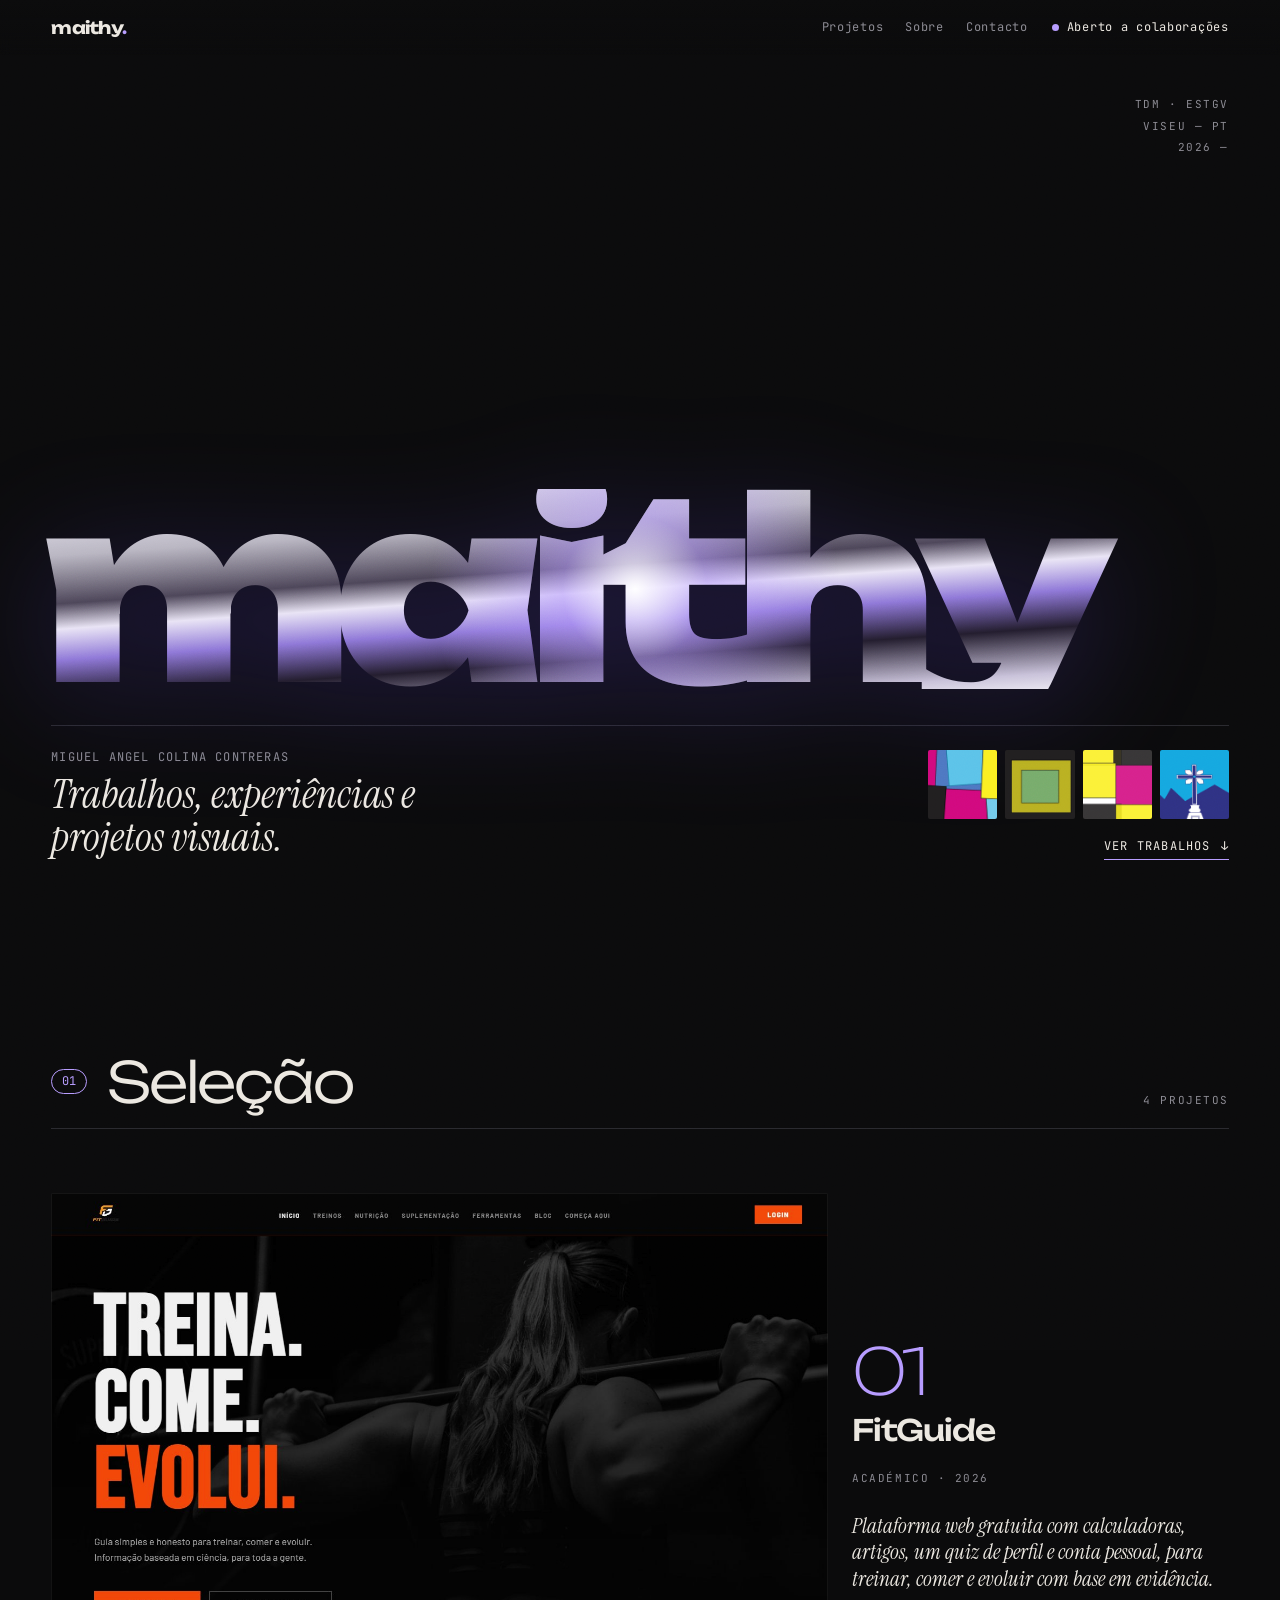
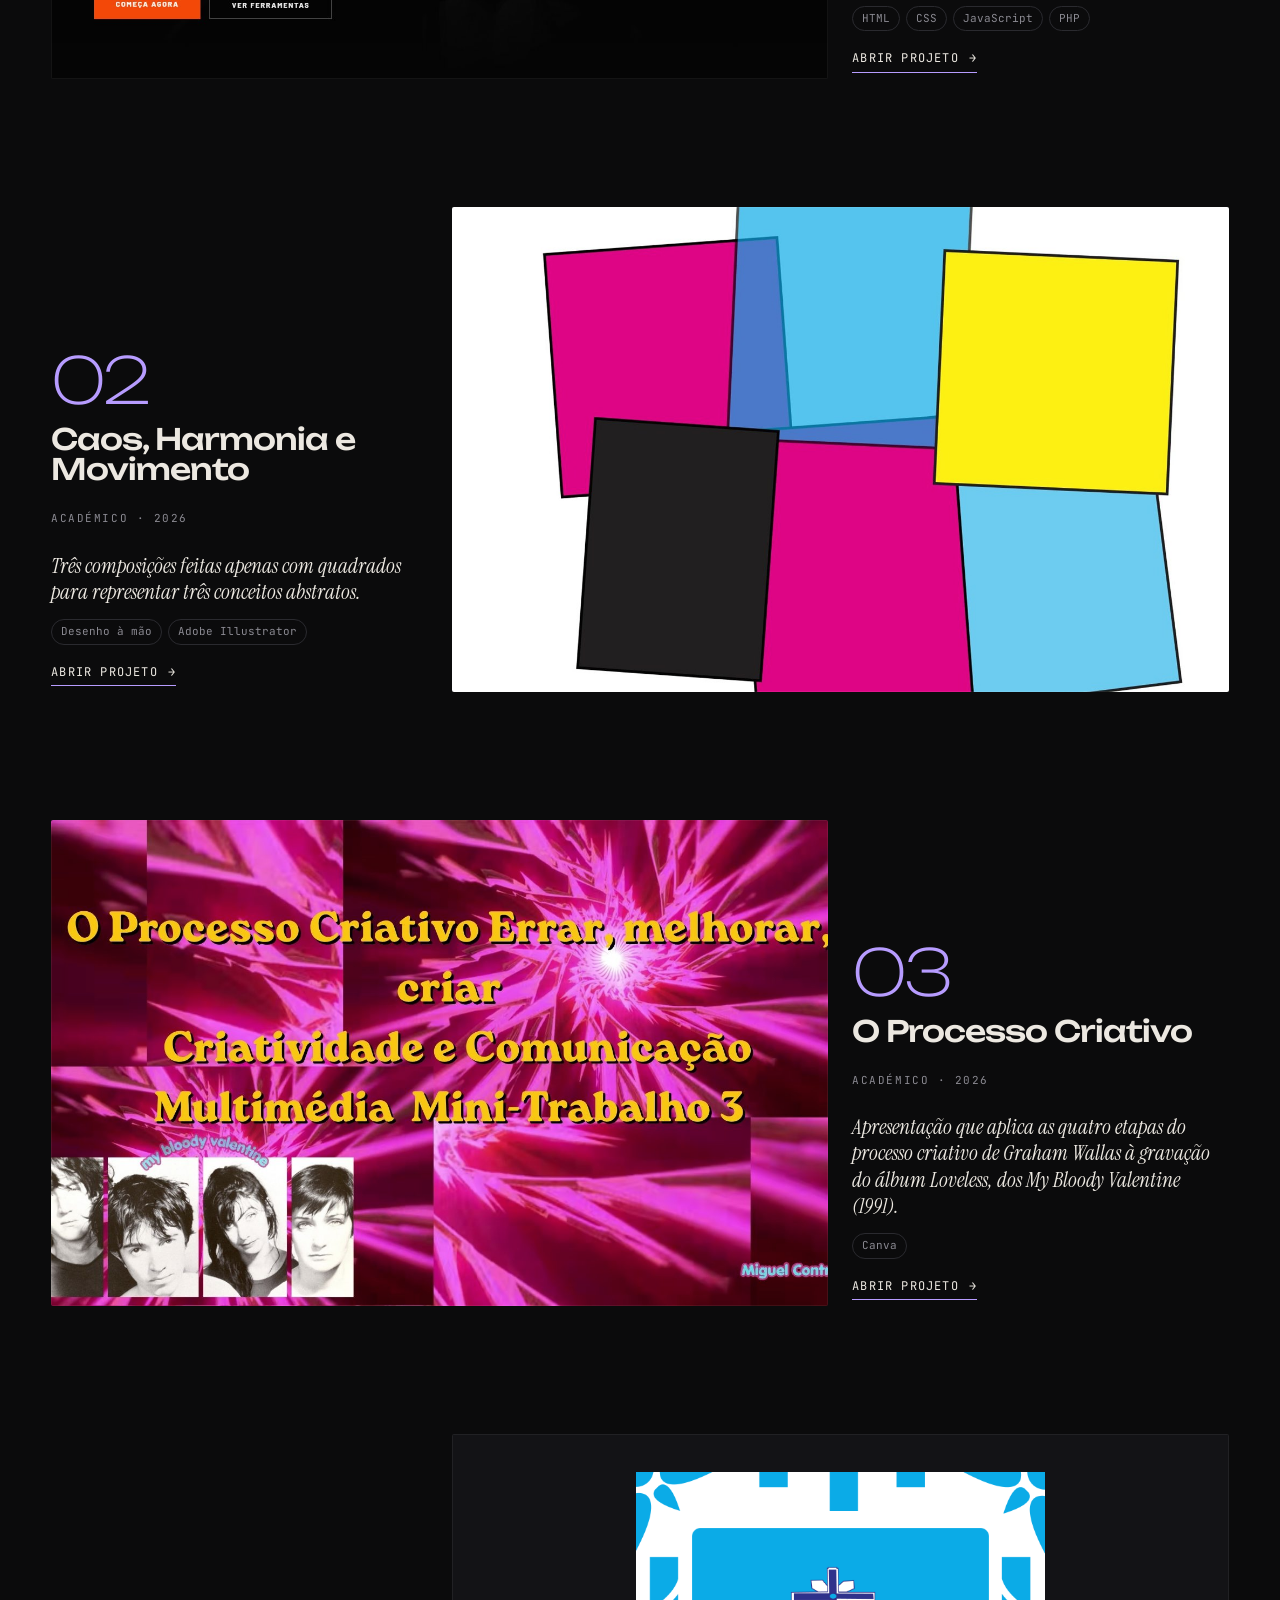
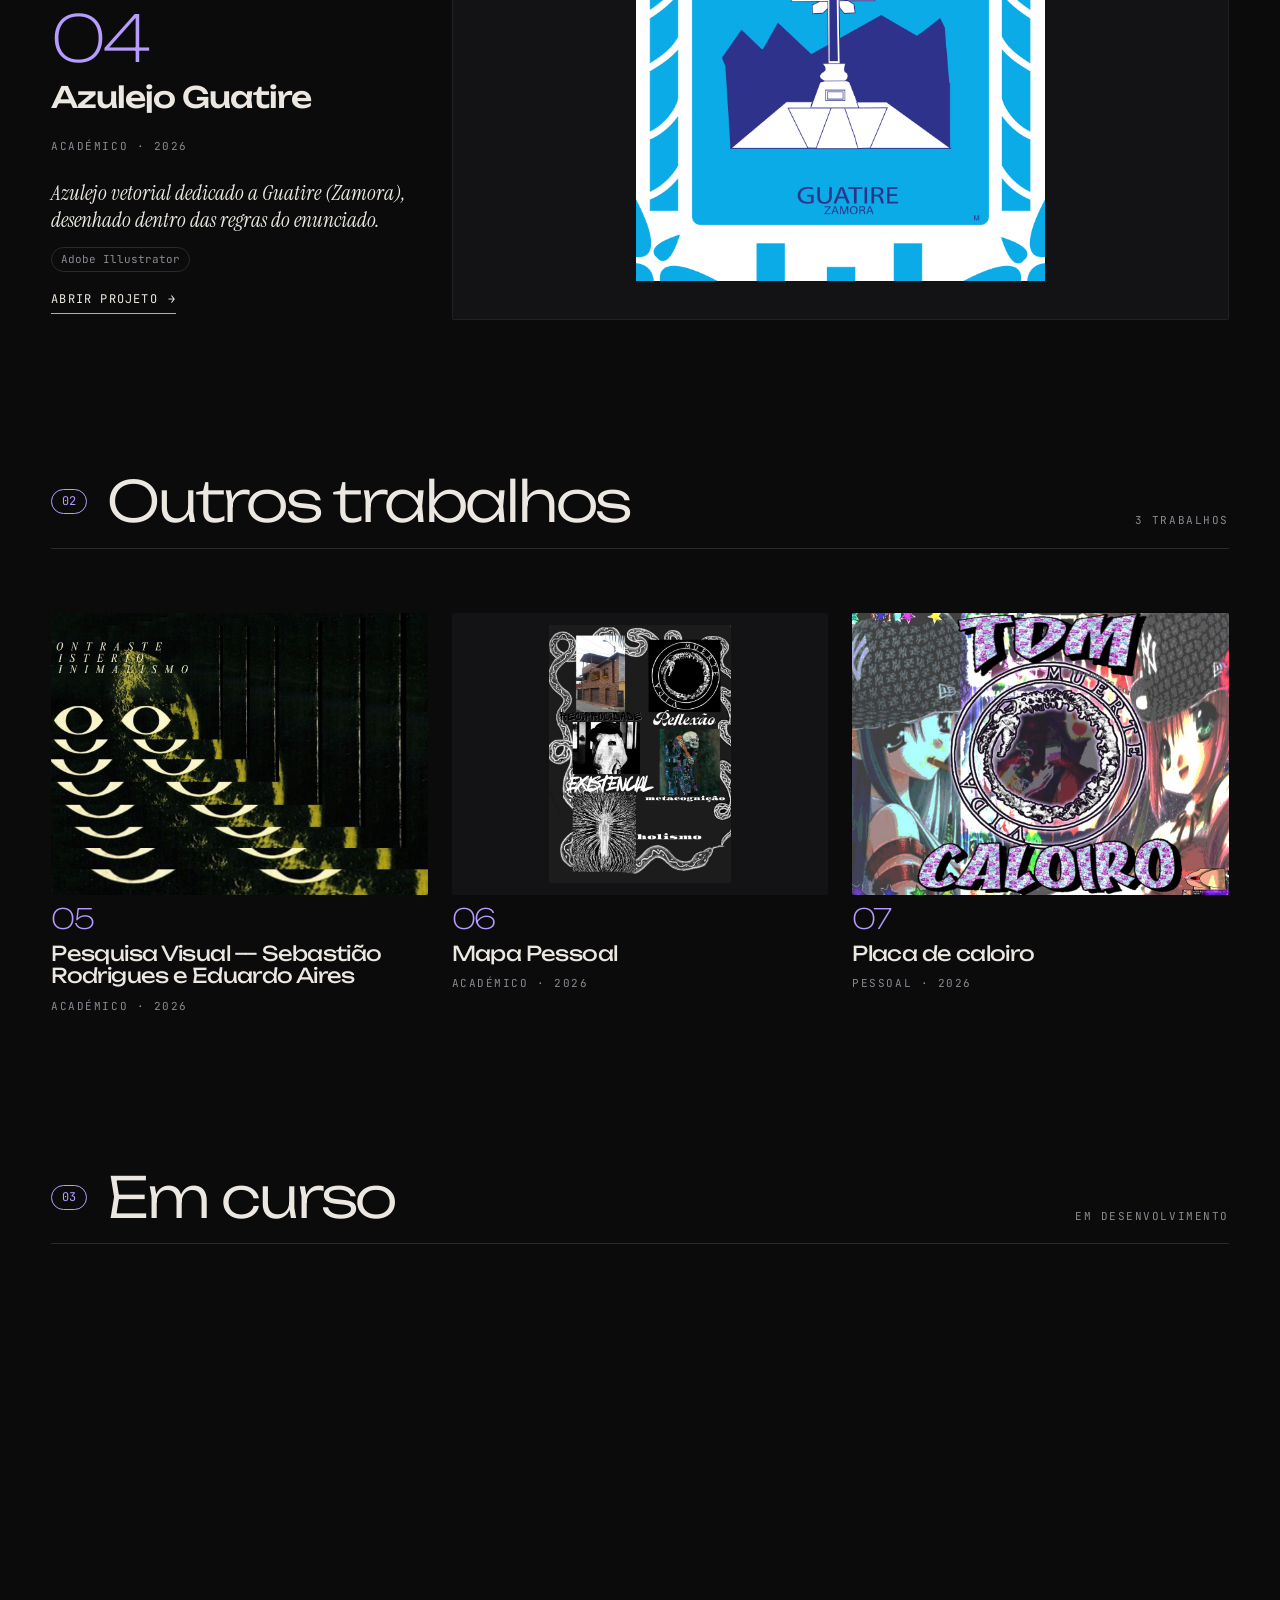
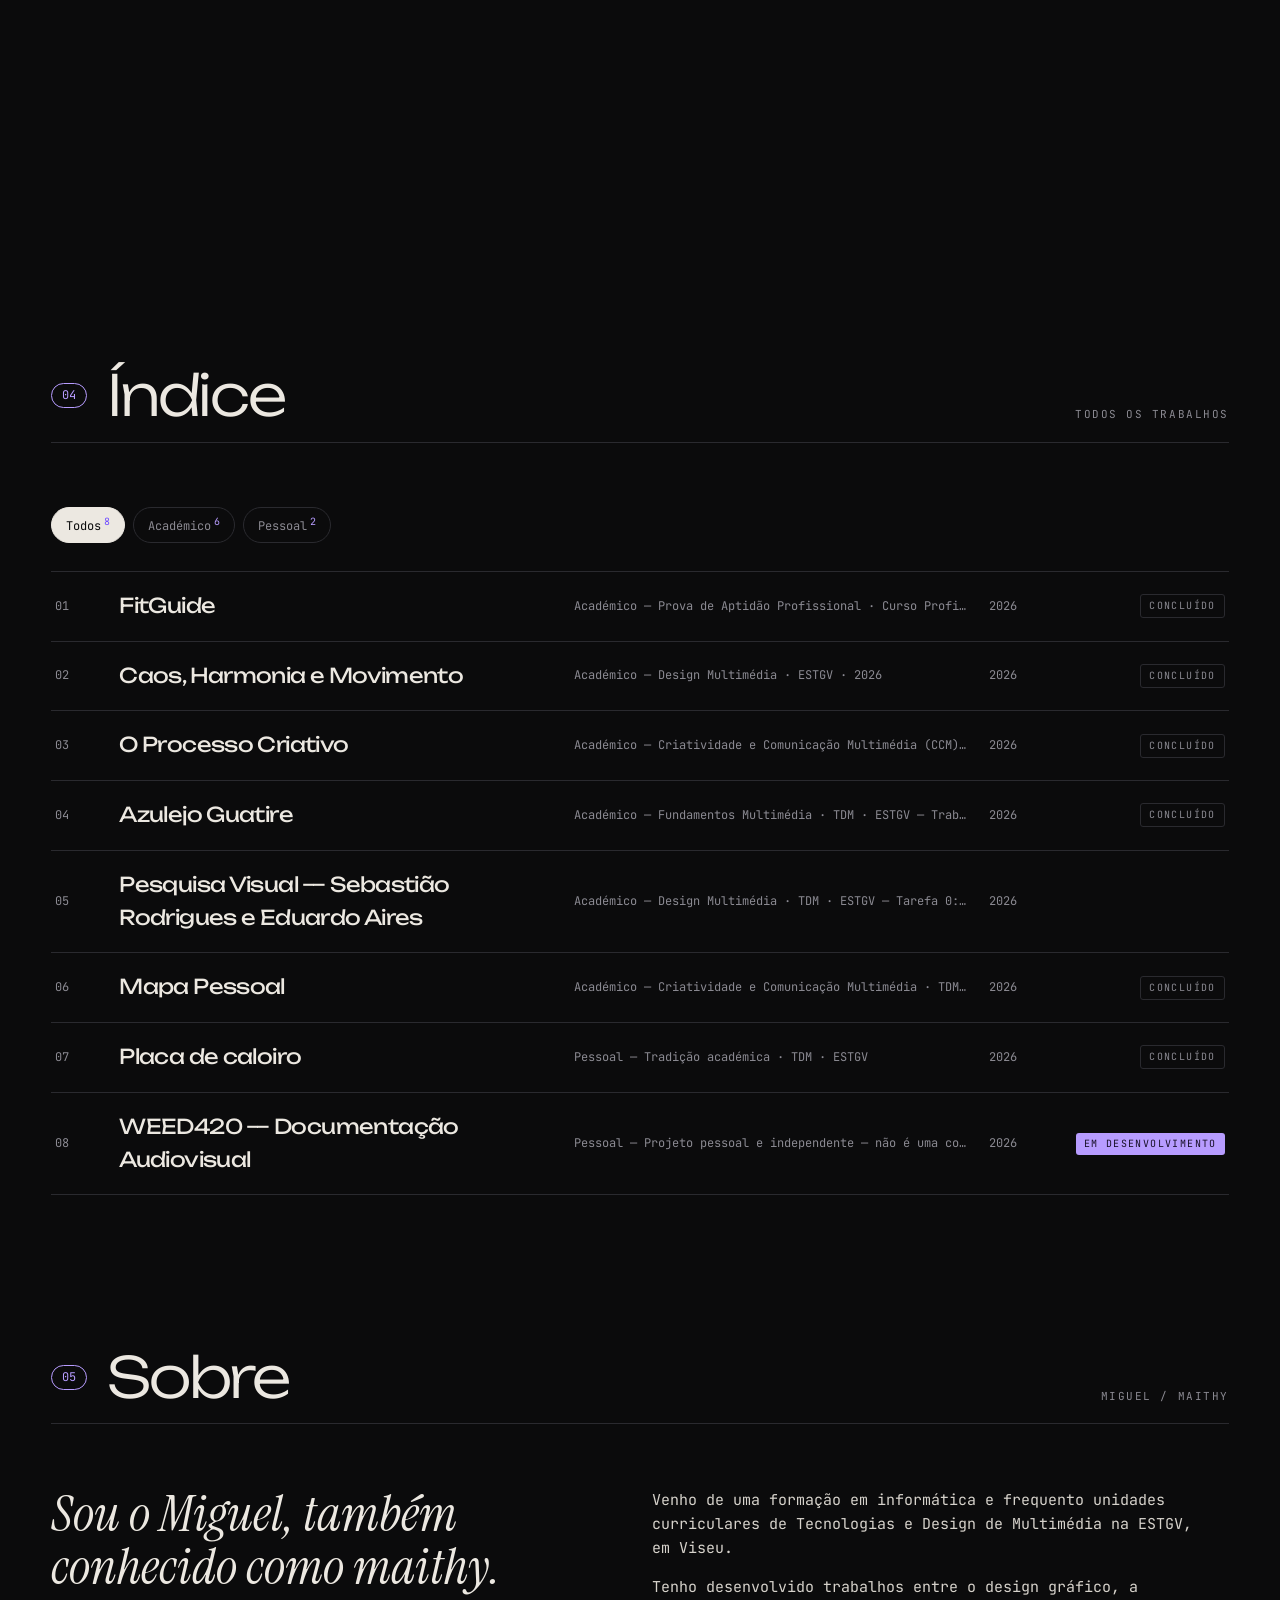
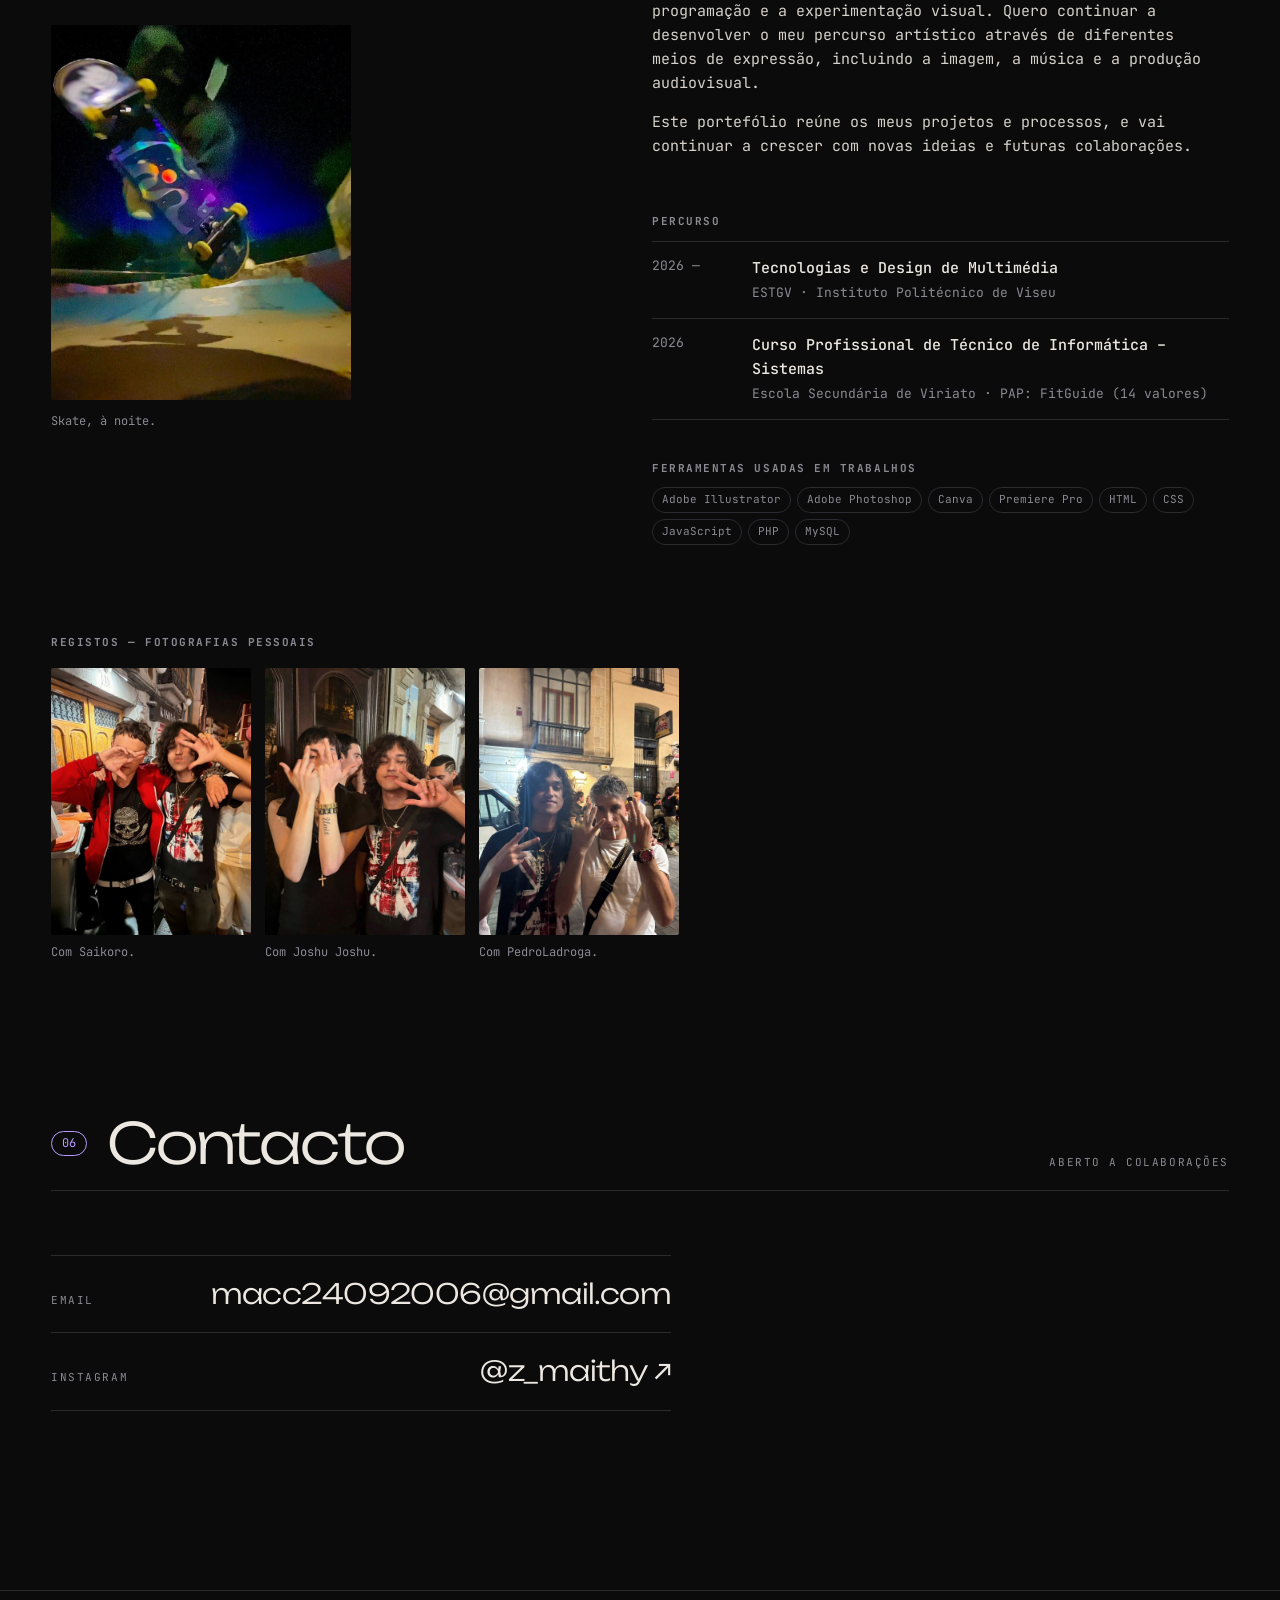
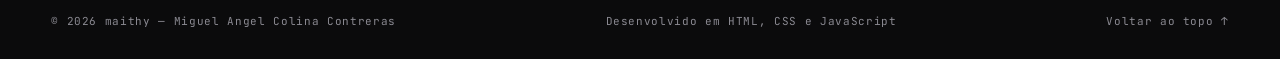
<file: index.html>
<!doctype html>
<html lang="pt-PT">
<head>
  <meta charset="utf-8">
  <meta name="viewport" content="width=device-width, initial-scale=1">
  <title>maithy — Miguel Angel Colina Contreras</title>
  <meta name="description" content="Portefólio de maithy (Miguel Angel Colina Contreras): trabalhos, experiências e projetos visuais. TDM · ESTGV, Viseu.">
  <meta name="theme-color" content="#0b0b0c">
  <link rel="icon" href="data:image/svg+xml,%3Csvg xmlns='http://www.w3.org/2000/svg' viewBox='0 0 32 32'%3E%3Crect width='32' height='32' fill='%230b0b0c'/%3E%3Ctext x='16' y='23' font-family='Arial Black' font-size='20' text-anchor='middle' fill='%23b79cff'%3Em%3C/text%3E%3C/svg%3E">
  <link rel="preconnect" href="https://fonts.googleapis.com">
  <link rel="preconnect" href="https://fonts.gstatic.com" crossorigin>
  <link href="https://fonts.googleapis.com/css2?family=Instrument+Serif:ital@0;1&family=JetBrains+Mono:wght@400;500&family=Unbounded:wght@200;300;400;500;700;900&display=swap" rel="stylesheet">
  <link rel="stylesheet" href="css/style.css">
</head>
<body>
  <a class="skip" href="#selecao">Saltar para os projetos</a>
  <div class="grain" aria-hidden="true"></div>

  <header class="topbar">
    <a class="topbar__logo" href="#top">maithy<span>.</span></a>
    <nav aria-label="Principal">
      <a href="#selecao">Projetos</a>
      <a href="#sobre">Sobre</a>
      <a href="#contacto">Contacto</a>
    </nav>
    <span class="status" data-site="availableText"></span>
  </header>

  <main id="top">
    <!-- HERO ---------------------------------------------------------- -->
    <section class="hero" aria-label="Apresentação">
      <div class="hero__meta label" aria-hidden="true">
        <span>TDM · ESTGV</span>
        <span data-site="place"></span>
        <span>2026 —</span>
      </div>

      <h1 class="wordmark" data-text="maithy">maithy</h1>

      <div class="hero__foot">
        <div>
          <p class="hero__name" data-site="fullName"></p>
          <p class="hero__tagline serif" data-site="tagline"></p>
        </div>
        <div class="hero__actions">
          <ul class="fragments" id="fragments" aria-label="Fragmentos de trabalhos"></ul>
          <a class="arrow-link" href="#selecao">Ver trabalhos <span aria-hidden="true">↓</span></a>
        </div>
      </div>
    </section>

    <!-- SELEÇÃO ------------------------------------------------------- -->
    <section class="section wrap" id="selecao" aria-labelledby="h-selecao">
      <header class="section__head">
        <span class="section__side">01</span>
        <h2 id="h-selecao">Seleção</h2>
        <p class="label" id="featured-count"></p>
      </header>
      <div class="featured" id="featured"></div>
    </section>

    <!-- OUTROS TRABALHOS ---------------------------------------------- -->
    <section class="section wrap" id="outros" aria-labelledby="h-outros">
      <header class="section__head">
        <span class="section__side">02</span>
        <h2 id="h-outros">Outros trabalhos</h2>
        <p class="label" id="secondary-count"></p>
      </header>
      <div class="more" id="secondary"></div>
    </section>

    <!-- EM CURSO ------------------------------------------------------ -->
    <section class="section wrap" id="em-curso" aria-labelledby="h-wip">
      <header class="section__head">
        <span class="section__side">03</span>
        <h2 id="h-wip">Em curso</h2>
        <p class="label">Em desenvolvimento</p>
      </header>
      <div class="wip" id="wip"></div>
    </section>

    <!-- ÍNDICE -------------------------------------------------------- -->
    <section class="section wrap" id="indice" aria-labelledby="h-indice">
      <header class="section__head">
        <span class="section__side">04</span>
        <h2 id="h-indice">Índice</h2>
        <p class="label">Todos os trabalhos</p>
      </header>
      <div class="filters" role="group" aria-label="Filtrar por categoria" id="filters"></div>
      <ul class="index" id="index"></ul>
    </section>

    <!-- SOBRE --------------------------------------------------------- -->
    <section class="section wrap" id="sobre" aria-labelledby="h-sobre">
      <header class="section__head">
        <span class="section__side">05</span>
        <h2 id="h-sobre">Sobre</h2>
        <p class="label">Miguel / maithy</p>
      </header>
      <div class="about">
        <div class="about__side">
          <p class="about__lead serif reveal" id="about-lead"></p>
          <figure class="about__photo reveal" id="about-photo"></figure>
        </div>
        <div class="about__body">
          <div class="reveal" id="about-text"></div>
          <div class="reveal">
            <h3 class="label">Percurso</h3>
            <ul class="timeline" id="timeline"></ul>
          </div>
          <div class="reveal">
            <h3 class="label">Ferramentas usadas em trabalhos</h3>
            <ul class="tags" id="skills"></ul>
          </div>
        </div>
      </div>

      <!-- Registos: fotografias pessoais -->
      <div class="records reveal">
        <h3 class="label">Registos — fotografias pessoais</h3>
        <div class="records__grid" id="records"></div>
      </div>
    </section>

    <!-- CONTACTO ------------------------------------------------------ -->
    <section class="section wrap" id="contacto" aria-labelledby="h-contacto">
      <header class="section__head">
        <span class="section__side">06</span>
        <h2 id="h-contacto">Contacto</h2>
        <p class="label" data-site="availableText"></p>
      </header>
      <ul class="contact__list reveal" id="contacts"></ul>
    </section>
  </main>

  <footer class="footer">
    <span>© 2026 maithy — <span data-site="fullName"></span></span>
    <span>Desenvolvido em HTML, CSS e JavaScript</span>
    <a href="#top">Voltar ao topo ↑</a>
  </footer>

  <div class="preview" id="preview" aria-hidden="true"><img alt=""></div>

  <div class="lightbox" id="lightbox" role="dialog" aria-modal="true" aria-label="Imagem ampliada">
    <button class="lightbox__close" type="button" data-lb="close">Fechar ✕</button>
    <img alt="">
    <div class="lightbox__bar">
      <button type="button" data-lb="prev">← Anterior</button>
      <span class="lightbox__caption"></span>
      <button type="button" data-lb="next">Seguinte →</button>
    </div>
  </div>

  <script src="js/data.js"></script>
  <script src="js/main.js"></script>
</body>
</html>
</file>
<file: css/style.css>
/* =====================================================================
   maithy — folha de estilos
   1. Tokens (cores, tipografia, espaçamento)
   2. Base
   3. Elementos partilhados (topbar, secções, botões, etiquetas)
   4. Página inicial: abertura, seleção, outros trabalhos, em curso, índice, sobre, contacto
   5. Página de projeto
   6. Lightbox, reveal, movimento reduzido
   ===================================================================== */

/* 1. TOKENS ---------------------------------------------------------- */
:root {
  --bg: #0b0b0c;
  --bg-2: #131316;
  --line: #2a2a2f;
  --mute: #8b8a92;
  --text: #ece8e1;          /* branco-osso */
  --accent: #b79cff;        /* lilás */
  --accent-deep: #6f4cff;   /* violeta */
  --accent-ink: #160f26;

  --f-display: "Unbounded", "Arial Black", sans-serif;
  --f-serif: "Instrument Serif", Georgia, serif;
  --f-mono: "JetBrains Mono", ui-monospace, Consolas, monospace;

  --gutter: clamp(16px, 4vw, 56px);
  --max: 1440px;
  --ease: cubic-bezier(.2, .7, .1, 1);
}

/* 2. BASE ------------------------------------------------------------ */
*, *::before, *::after { box-sizing: border-box; }
html { scroll-behavior: smooth; scroll-padding-top: 72px; }
body {
  margin: 0;
  background: var(--bg);
  color: var(--text);
  font-family: var(--f-mono);
  font-size: 15px;
  line-height: 1.6;
  -webkit-font-smoothing: antialiased;
  overflow-x: hidden;
}
img { display: block; max-width: 100%; height: auto; }
a { color: inherit; }
button { font: inherit; color: inherit; }
::selection { background: var(--accent); color: var(--accent-ink); }
:focus-visible { outline: 2px solid var(--accent); outline-offset: 3px; }

.skip { position: absolute; left: -9999px; top: 8px; background: var(--accent); color: var(--accent-ink); padding: 8px 12px; z-index: 100; }
.skip:focus { left: 8px; }

/* Grão de película por cima de tudo */
.grain {
  position: fixed; inset: -50%; z-index: 90; pointer-events: none;
  opacity: .07; mix-blend-mode: overlay;
  background-image: url("data:image/svg+xml,%3Csvg xmlns='http://www.w3.org/2000/svg' width='220' height='220'%3E%3Cfilter id='n'%3E%3CfeTurbulence type='fractalNoise' baseFrequency='.9' numOctaves='3' stitchTiles='stitch'/%3E%3C/filter%3E%3Crect width='100%25' height='100%25' filter='url(%23n)'/%3E%3C/svg%3E");
  animation: grain 1.2s steps(6) infinite;
}
@keyframes grain {
  0% { transform: translate(0, 0); } 33% { transform: translate(-3%, 2%); }
  66% { transform: translate(2%, -3%); } 100% { transform: translate(0, 0); }
}

.serif { font-family: var(--f-serif); font-style: italic; font-weight: 400; }
.label { font-family: var(--f-mono); font-size: 11px; letter-spacing: .14em; text-transform: uppercase; color: var(--mute); }
.wrap { max-width: var(--max); margin: 0 auto; padding: 0 var(--gutter); }

/* 3. PARTILHADOS ------------------------------------------------------ */
.topbar {
  position: fixed; top: 0; left: 0; right: 0; z-index: 50;
  display: flex; align-items: center; gap: 24px;
  padding: 14px var(--gutter);
  font-size: 12px; letter-spacing: .06em;
  background: linear-gradient(var(--bg) 0%, rgba(11, 11, 12, .85) 60%, transparent);
  backdrop-filter: blur(6px);
}
.topbar__logo {
  font-family: var(--f-display); font-weight: 700; font-size: 17px; letter-spacing: -.04em;
  text-decoration: none; margin-right: auto;
}
.topbar__logo span { color: var(--accent); }
.topbar nav { display: flex; gap: 22px; }
.topbar nav a { text-decoration: none; color: var(--mute); transition: color .2s; }
.topbar nav a:hover { color: var(--text); }

.status { display: inline-flex; align-items: center; gap: 8px; color: var(--text); white-space: nowrap; }
.status::before {
  content: ""; width: 7px; height: 7px; border-radius: 50%; background: var(--accent);
  box-shadow: 0 0 0 0 rgba(183, 156, 255, .6); animation: pulse 2.4s infinite;
}
@keyframes pulse { 70% { box-shadow: 0 0 0 8px rgba(183, 156, 255, 0); } 100% { box-shadow: 0 0 0 0 rgba(183, 156, 255, 0); } }

.section { padding-top: clamp(80px, 12vw, 160px); }
.section__head {
  display: grid; grid-template-columns: auto 1fr auto; align-items: end; gap: 20px;
  padding-bottom: 18px; margin-bottom: clamp(32px, 5vw, 64px);
  border-bottom: 1px solid var(--line);
}
.section__side {
  font-family: var(--f-mono); font-size: 12px; color: var(--accent);
  border: 1px solid var(--accent); border-radius: 999px; padding: 2px 10px; align-self: center;
}
.section__head h2 {
  margin: 0; font-family: var(--f-display); font-weight: 300;
  font-size: clamp(28px, 4.4vw, 60px); letter-spacing: -.04em; line-height: 1;
}
.section__head p { margin: 0; }

.tags { display: flex; flex-wrap: wrap; gap: 6px; list-style: none; margin: 0; padding: 0; }
.tags li { font-size: 11px; padding: 3px 9px; border: 1px solid var(--line); border-radius: 999px; color: var(--mute); }

.badge {
  display: inline-flex; align-items: center; gap: 6px;
  font-size: 10px; letter-spacing: .14em; text-transform: uppercase;
  padding: 3px 8px; border-radius: 3px; white-space: nowrap;
}
.badge--concluido { color: var(--mute); border: 1px solid var(--line); }
.badge--em-desenvolvimento { color: var(--accent-ink); background: var(--accent); }

.arrow-link {
  display: inline-flex; gap: 10px; align-items: center; text-decoration: none;
  font-size: 12px; letter-spacing: .1em; text-transform: uppercase;
  border-bottom: 1px solid var(--accent); padding-bottom: 3px;
}
.arrow-link span { transition: transform .3s var(--ease); }
.arrow-link:hover span { transform: translateX(5px); }

/* 4. HOME ------------------------------------------------------------- */

/* Hero */
.hero {
  position: relative; min-height: min(100svh, 1000px);
  display: grid; grid-template-rows: 1fr auto auto; align-content: end;
  grid-template-columns: minmax(0, 1fr); overflow-x: clip;
  padding: 120px var(--gutter) 40px;
  max-width: var(--max); margin: 0 auto;
}
.hero__meta {
  position: absolute; top: 96px; right: var(--gutter);
  display: grid; gap: 4px; text-align: right;
}
.wordmark {
  --mx: 50%; --my: 50%;
  position: relative; margin: 0; align-self: end;
  font-family: var(--f-display); font-weight: 900;
  font-size: clamp(72px, 19.5vw, 300px); line-height: .8; letter-spacing: -.075em;
  margin-left: -.04em;
  /* Cromado à Pen & Pixel: o brilho segue o rato (--mx/--my definidos em JS) */
  background:
    radial-gradient(circle at var(--mx) var(--my), rgba(255, 255, 255, .95) 0, rgba(183, 156, 255, .55) 12%, transparent 34%),
    linear-gradient(176deg, #f6f3ff 0%, #b9b6c2 24%, #4d4659 41%, #e9e4f5 50%, #8f78d8 61%, #231d2e 74%, #c9c2da 90%, #ffffff 100%);
  -webkit-background-clip: text; background-clip: text;
  -webkit-text-fill-color: transparent;
  filter: drop-shadow(0 18px 60px rgba(111, 76, 255, .22));
}
.hero__foot {
  display: grid; grid-template-columns: minmax(0, 1.4fr) minmax(0, 1fr); gap: 32px; align-items: end;
  margin-top: clamp(18px, 3vw, 36px); padding-top: 22px; border-top: 1px solid var(--line);
}
.hero__name { margin: 0 0 6px; font-size: 12px; letter-spacing: .1em; text-transform: uppercase; color: var(--mute); }
.hero__tagline { margin: 0; font-size: clamp(24px, 3.1vw, 42px); line-height: 1.1; max-width: 22ch; }
.hero__actions { display: flex; flex-direction: column; align-items: flex-end; gap: 18px; }

/* Fragmentos de trabalhos próprios na abertura */
.fragments { display: flex; gap: 8px; list-style: none; margin: 0; padding: 0; }
.fragments a { display: block; border-radius: 2px; overflow: hidden; outline-offset: 2px; }
.fragments img {
  width: clamp(52px, 5.4vw, 80px); height: auto; aspect-ratio: 1; object-fit: cover;
  filter: saturate(.85); transition: transform .4s var(--ease), filter .3s;
}
.fragments a:hover img, .fragments a:focus-visible img { transform: translateY(-4px); filter: saturate(1.1); }

/* Seleção */
.featured { display: grid; gap: clamp(72px, 10vw, 140px); }
.feature { display: grid; grid-template-columns: repeat(12, minmax(0, 1fr)); gap: 24px; align-items: end; }
.feature__media {
  grid-column: 1 / span 8; position: relative; overflow: hidden; display: block;
  background: var(--bg-2); border-radius: 2px; aspect-ratio: 16 / 10;
}
.feature__media img { width: 100%; height: 100%; object-fit: cover; transition: transform 1.2s var(--ease), filter .6s; filter: saturate(.92); }
.feature__media--contain img { object-fit: contain; padding: clamp(16px, 3vw, 40px); }
.feature__media:hover img { transform: scale(1.035); filter: saturate(1.05); }
.feature__media::after {
  content: ""; position: absolute; inset: 0; pointer-events: none;
  box-shadow: inset 0 0 0 1px rgba(255, 255, 255, .06);
}
.feature__info { grid-column: 9 / span 4; display: grid; gap: 14px; padding-bottom: 6px; }
.feature:nth-child(even) .feature__media { grid-column: 5 / span 8; order: 2; }
.feature:nth-child(even) .feature__info { grid-column: 1 / span 4; order: 1; }
.feature__no { font-family: var(--f-display); font-weight: 200; font-size: clamp(44px, 5vw, 72px); line-height: .9; color: var(--accent); letter-spacing: -.05em; }
.feature h3 { margin: 0; font-family: var(--f-display); font-weight: 500; font-size: clamp(22px, 2.3vw, 34px); line-height: 1.05; letter-spacing: -.035em; }
.feature h3 a { text-decoration: none; }
.feature__summary { margin: 0; font-size: 21px; line-height: 1.25; color: var(--text); }

/* Outros trabalhos: galeria secundária com imagem */
.more { display: grid; grid-template-columns: repeat(3, minmax(0, 1fr)); gap: 24px; }
.more__item { display: grid; gap: 10px; align-content: start; text-decoration: none; }
.more__media { display: block; overflow: hidden; aspect-ratio: 4 / 3; background: var(--bg-2); border-radius: 2px; }
.more__media img { width: 100%; height: 100%; object-fit: cover; transition: transform 1.2s var(--ease); filter: saturate(.92); }
.more__media--contain img { object-fit: contain; padding: 12px; }
.more__item:hover .more__media img { transform: scale(1.035); }
.more__no { font-family: var(--f-display); font-weight: 200; font-size: 28px; line-height: 1; color: var(--accent); letter-spacing: -.05em; }
.more__item strong { font-family: var(--f-display); font-weight: 400; font-size: clamp(18px, 1.6vw, 22px); letter-spacing: -.03em; line-height: 1.1; transition: color .2s; }
.more__item:hover strong { color: var(--accent); }

/* Em curso */
.wip { display: grid; grid-template-columns: repeat(2, minmax(0, 1fr)); gap: 24px; }
.wip__card { display: grid; gap: 16px; text-decoration: none; }
.wip__media { display: block; overflow: hidden; aspect-ratio: 16 / 10; background: var(--bg-2); border-radius: 2px; }
.wip__media img { width: 100%; height: 100%; object-fit: cover; transition: transform 1.2s var(--ease); }
.wip__card:hover .wip__media img { transform: scale(1.035); }
.wip__meta { display: flex; justify-content: space-between; gap: 12px; align-items: start; }
.wip__meta strong { display: block; margin-bottom: 6px; font-family: var(--f-display); font-weight: 400; font-size: clamp(18px, 1.8vw, 24px); letter-spacing: -.03em; line-height: 1.1; transition: color .2s; }
.wip__card:hover .wip__meta strong { color: var(--accent); }
.wip__meta p { margin: 0; color: var(--mute); max-width: 52ch; }

/* Índice */
.filters { display: flex; flex-wrap: wrap; gap: 8px; margin-bottom: 28px; }
.filters button {
  background: none; border: 1px solid var(--line); border-radius: 999px; cursor: pointer;
  padding: 6px 14px; font-size: 12px; color: var(--mute); transition: all .2s;
}
.filters button:hover { color: var(--text); border-color: var(--mute); }
.filters button[aria-pressed="true"] { background: var(--text); color: var(--bg); border-color: var(--text); }
.filters button sup { color: var(--accent); margin-left: 3px; }
.filters button[aria-pressed="true"] sup { color: var(--accent-deep); }

.index { list-style: none; margin: 0; padding: 0; border-top: 1px solid var(--line); }
.index li { border-bottom: 1px solid var(--line); }
.index__row {
  display: grid; grid-template-columns: 48px minmax(0, 2.2fr) minmax(0, 2fr) 70px 150px; gap: 16px; align-items: center;
  padding: 18px 4px; text-decoration: none; color: var(--text); transition: padding .35s var(--ease), color .2s;
}
a.index__row:hover { padding-left: 16px; }
a.index__row:hover .index__title { color: var(--accent); }
.index__no { color: var(--mute); font-size: 12px; }
.index__title { font-family: var(--f-display); font-weight: 400; font-size: clamp(16px, 1.6vw, 22px); letter-spacing: -.03em; transition: color .2s; }
.index__ctx { color: var(--mute); font-size: 12px; overflow: hidden; text-overflow: ellipsis; white-space: nowrap; }
.index__year { color: var(--mute); font-size: 12px; }
.index__row > .badge { justify-self: end; }
.index li[hidden] { display: none; }

/* Pré-visualização que segue o cursor (só com rato) */
.preview {
  position: fixed; left: 0; top: 0; z-index: 40; pointer-events: none;
  width: 300px; aspect-ratio: 4 / 3; overflow: hidden; border-radius: 2px;
  opacity: 0; transform: translate(-50%, -50%) scale(.9); transition: opacity .25s, transform .35s var(--ease);
  box-shadow: 0 30px 80px rgba(0, 0, 0, .6);
}
.preview.is-on { opacity: 1; transform: translate(-50%, -50%) scale(1); }
.preview img { width: 100%; height: 100%; object-fit: cover; }

/* Sobre */
.about { display: grid; grid-template-columns: repeat(12, minmax(0, 1fr)); gap: 24px; }
.about__side { grid-column: 1 / span 5; display: grid; gap: 32px; align-content: start; }
.about__lead { margin: 0; font-size: clamp(32px, 4vw, 58px); line-height: 1.02; }
.about__photo { margin: 0; width: min(100%, 300px); }
.about__photo img { width: 100%; aspect-ratio: 4 / 5; object-fit: cover; border-radius: 2px; cursor: zoom-in; background: var(--bg-2); }
.about__body { grid-column: 7 / span 6; display: grid; gap: 40px; align-content: start; }
.about__body p { margin: 0 0 1em; font-size: 15px; color: #d6d2cb; max-width: 62ch; }
.timeline { list-style: none; margin: 0; padding: 0; border-top: 1px solid var(--line); }
.timeline li { display: grid; grid-template-columns: 84px 1fr; gap: 16px; padding: 14px 0; border-bottom: 1px solid var(--line); }
.timeline strong { display: block; font-weight: 500; }
.timeline span { color: var(--mute); font-size: 13px; }
.about__body h3 { margin: 0 0 10px; }

/* Registos: fotografias pessoais, em tamanho pequeno */
.records { margin-top: clamp(56px, 7vw, 96px); }
.records h3 { margin: 0 0 16px; }
.records__grid { display: grid; grid-template-columns: repeat(3, minmax(0, 200px)); gap: 14px; }
.records__item { margin: 0; }
.records__item img { width: 100%; aspect-ratio: 3 / 4; object-fit: cover; border-radius: 2px; cursor: zoom-in; background: var(--bg-2); filter: saturate(.9); transition: filter .3s; }
.records__item img:hover { filter: saturate(1.05); }
.records__item figcaption { margin-top: 8px; }

/* Contacto */
.contact__list { list-style: none; margin: 0; padding: 0; max-width: 620px; border-top: 1px solid var(--line); }
.contact__list li { display: flex; justify-content: space-between; align-items: baseline; gap: 16px; padding: 16px 0; border-bottom: 1px solid var(--line); }
.contact__list a { font-family: var(--f-display); font-weight: 300; font-size: clamp(18px, 2.2vw, 28px); letter-spacing: -.02em; text-decoration: none; transition: color .2s; overflow-wrap: anywhere; text-align: right; }
.contact__list a:hover { color: var(--accent); }

.footer {
  display: flex; flex-wrap: wrap; justify-content: space-between; gap: 16px;
  margin-top: clamp(100px, 14vw, 180px); padding: 22px var(--gutter) 28px;
  border-top: 1px solid var(--line); font-size: 11px; color: var(--mute); letter-spacing: .06em;
}
.footer a { text-decoration: none; }
.footer a:hover { color: var(--accent); }

/* 5. PÁGINA DE PROJETO ------------------------------------------------ */
.p-head { padding: 130px 0 0; }
.p-back { display: inline-block; margin-bottom: 40px; text-decoration: none; color: var(--mute); font-size: 12px; letter-spacing: .1em; text-transform: uppercase; }
.p-back:hover { color: var(--accent); }
.p-title {
  margin: 0; font-family: var(--f-display); font-weight: 700;
  font-size: clamp(40px, 8.4vw, 132px); line-height: .9; letter-spacing: -.06em; max-width: 14ch;
}
.p-sub { margin: 18px 0 0; font-size: clamp(22px, 2.6vw, 36px); line-height: 1.1; color: var(--accent); }
.p-meta {
  display: grid; grid-template-columns: repeat(4, minmax(0, 1fr)); gap: 0;
  margin: clamp(40px, 6vw, 72px) 0 0; border-top: 1px solid var(--line);
}
.p-meta > div { padding: 16px 16px 16px 0; border-bottom: 1px solid var(--line); }
.p-meta dt { margin-bottom: 6px; }
.p-meta dd { margin: 0; font-size: 13px; }
.p-meta .p-meta--wide { grid-column: span 2; }
.p-summary { margin: clamp(40px, 6vw, 72px) 0; font-size: clamp(24px, 2.8vw, 40px); line-height: 1.15; max-width: 30ch; }
.p-cover { margin: 0 0 clamp(60px, 9vw, 120px); }
.p-cover img { width: 100%; max-height: 86vh; object-fit: contain; background: var(--bg-2); cursor: zoom-in; }

.blocks { display: grid; gap: clamp(64px, 8vw, 112px); }
.b-text { display: grid; grid-template-columns: repeat(12, minmax(0, 1fr)); gap: 24px; }
.b-text h2, .b-head {
  margin: 0; font-family: var(--f-mono); font-size: 12px; font-weight: 400;
  letter-spacing: .14em; text-transform: uppercase; color: var(--accent);
}
.b-text h2 { grid-column: 1 / span 3; padding-top: 6px; }
.b-text .b-body { grid-column: 5 / span 7; }
.b-text p { margin: 0 0 1.1em; font-size: 16px; line-height: 1.7; color: #d9d5ce; }
.b-text p:first-child { font-family: var(--f-serif); font-style: italic; font-size: clamp(21px, 2vw, 27px); line-height: 1.3; color: var(--text); }
.b-text ul { margin: 0; padding: 0; list-style: none; counter-reset: li; }
.b-text li { position: relative; padding: 12px 0 12px 44px; border-bottom: 1px solid var(--line); color: #d9d5ce; counter-increment: li; }
.b-text li::before { content: counter(li, decimal-leading-zero); position: absolute; left: 0; top: 13px; font-size: 11px; color: var(--accent); }

figure { margin: 0; }
figcaption, .b-caption { margin: 12px 0 0; font-size: 12px; color: var(--mute); max-width: 70ch; }
.b-image img { width: 100%; cursor: zoom-in; background: var(--bg-2); }
.b-image--narrow { width: min(100%, 560px); margin-left: auto; margin-right: auto; }

.b-gallery .b-head { margin-bottom: 20px; }
.grid { display: grid; gap: 12px; grid-template-columns: repeat(var(--cols, 3), minmax(0, 1fr)); }
.grid figure img { width: 100%; aspect-ratio: auto; cursor: zoom-in; background: var(--bg-2); transition: opacity .3s; }
.grid figure:hover img { opacity: .82; }
.grid figcaption { margin-top: 8px; }

.p-next {
  display: grid; gap: 10px; margin-top: clamp(100px, 12vw, 160px); padding-top: 28px;
  border-top: 1px solid var(--line); text-decoration: none;
}
.p-next strong { font-family: var(--f-display); font-weight: 500; font-size: clamp(32px, 6vw, 88px); letter-spacing: -.05em; line-height: 1; transition: color .25s; }
.p-next:hover strong { color: var(--accent); }

/* 6. LIGHTBOX, REVEAL, MOVIMENTO -------------------------------------- */
.lightbox {
  position: fixed; inset: 0; z-index: 80; display: none;
  grid-template-rows: minmax(0, 1fr) auto; padding: 56px var(--gutter) 20px;
  background: rgba(8, 8, 9, .96);
}
.lightbox.is-open { display: grid; }
.lightbox img { max-width: 100%; max-height: 100%; min-height: 0; margin: auto; object-fit: contain; }
.lightbox__bar { display: flex; justify-content: space-between; align-items: center; gap: 16px; padding-top: 14px; font-size: 12px; color: var(--mute); }
.lightbox button { background: none; border: 1px solid var(--line); border-radius: 999px; padding: 6px 14px; cursor: pointer; }
.lightbox button:hover { border-color: var(--accent); color: var(--accent); }
.lightbox__close { position: absolute; top: 14px; right: var(--gutter); }

.reveal { opacity: 0; transform: translateY(28px); transition: opacity .9s var(--ease), transform .9s var(--ease); }
.reveal.is-in { opacity: 1; transform: none; }

@media (prefers-reduced-motion: reduce) {
  html { scroll-behavior: auto; }
  *, *::before, *::after { animation: none !important; transition: none !important; }
  .reveal { opacity: 1; transform: none; }
}

/* RESPONSIVO ---------------------------------------------------------- */
@media (max-width: 900px) {
  .feature, .feature:nth-child(even) { grid-template-columns: 1fr; gap: 18px; }
  .feature__media, .feature:nth-child(even) .feature__media,
  .feature__info, .feature:nth-child(even) .feature__info { grid-column: 1; order: 0; }
  .feature__no { font-size: 40px; }
  .wip { grid-template-columns: 1fr; }
  .more { grid-template-columns: 1fr 1fr; }
  .about { grid-template-columns: 1fr; }
  .about__side, .about__body { grid-column: 1; }
  .index__row { grid-template-columns: 36px minmax(0, 1fr) auto; row-gap: 4px; }
  .index__ctx { grid-column: 2 / -1; grid-row: 2; white-space: normal; }
  .index__year { display: none; }
  .b-text { grid-template-columns: 1fr; gap: 14px; }
  .b-text h2, .b-text .b-body { grid-column: 1; }
  .p-meta { grid-template-columns: 1fr 1fr; }
  .grid { grid-template-columns: repeat(min(var(--cols, 3), 2), minmax(0, 1fr)); }
  .hero__foot { grid-template-columns: 1fr; }
  .hero__actions { align-items: flex-start; }
}
@media (max-width: 600px) {
  body { font-size: 14px; }
  .topbar { gap: 14px; }
  .topbar nav { gap: 14px; }
  .topbar .status { display: none; }
  .hero { padding-top: 100px; }
  .hero__meta { top: 74px; }
  .section__head { grid-template-columns: auto 1fr; }
  .section__head p { grid-column: 1 / -1; }
  .p-meta { grid-template-columns: 1fr; }
  .p-meta .p-meta--wide { grid-column: auto; }
  .more { grid-template-columns: 1fr; }
  .records__grid { grid-template-columns: repeat(3, minmax(0, 1fr)); gap: 8px; }
  .contact__list li { flex-direction: column; gap: 4px; }
  .contact__list a { text-align: left; }
  .preview { display: none; }
}
</file>
